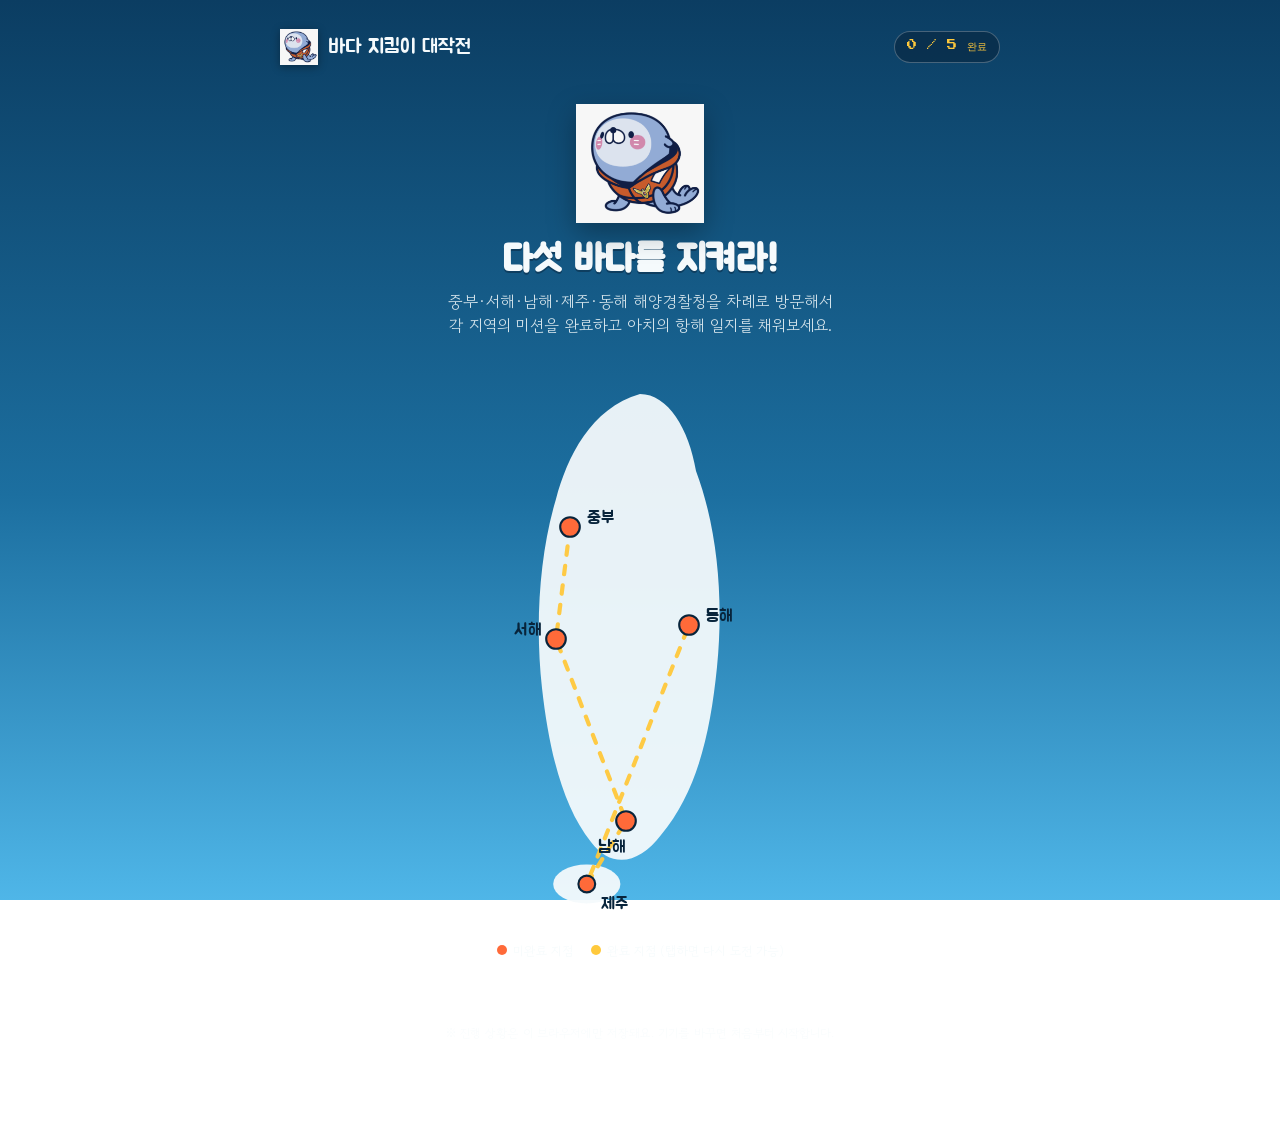
<file: index.html>
<!DOCTYPE html>
<html lang="ko">
<head>
<meta charset="UTF-8" />
<meta name="viewport" content="width=device-width, initial-scale=1.0" />
<title>아치의 바다 지킴이 대작전</title>
<link rel="stylesheet" href="css/base.css" />
</head>
<body>

<div class="wrap">
  <header class="site-header">
    <span class="brand"><img src="assets/archi.png" alt="아치" />바다 지킴이 대작전</span>
    <span class="log-chip" id="log-chip">0 / 5 완료</span>
  </header>

  <section class="hero">
    <img class="archi-float" src="assets/archi.png" alt="아치가 인사하고 있어요" />
    <h1>다섯 바다를 지켜라!</h1>
    <p>중부·서해·남해·제주·동해 해양경찰청을 차례로 방문해서<br />
      각 지역의 미션을 완료하고 아치의 항해 일지를 채워보세요.</p>
  </section>

  <div class="map-frame">
    <svg viewBox="0 0 300 400" role="img" aria-label="대한민국 해안선 지도와 5개 미션 지점">
      <path class="coastline"
        d="M150,15 C170,15 185,40 190,70 C205,110 210,160 205,210
           C200,260 190,300 165,330 C150,350 130,355 115,335
           C95,310 85,270 80,225 C75,180 78,130 90,90
           C98,60 115,25 150,15 Z" />
      <ellipse class="coastline" cx="112" cy="365" rx="24" ry="14" />

      <path id="wake-path" class="wake-path"
        d="M100,110 L90,190 L140,320 L112,365 L185,180" />

      <g class="pin" id="pin-jungbu" data-region="jungbu">
        <circle class="ring" cx="100" cy="110" r="13" />
        <circle class="dot" cx="100" cy="110" r="7" />
        <text x="112" y="107">중부</text>
        <text class="check" x="112" y="120">✓ 완료</text>
      </g>
      <g class="pin" id="pin-seohae" data-region="seohae">
        <circle class="ring" cx="90" cy="190" r="13" />
        <circle class="dot" cx="90" cy="190" r="7" />
        <text x="60" y="187">서해</text>
        <text class="check" x="55" y="200">✓ 완료</text>
      </g>
      <g class="pin" id="pin-namhae" data-region="namhae">
        <circle class="ring" cx="140" cy="320" r="13" />
        <circle class="dot" cx="140" cy="320" r="7" />
        <text x="120" y="342">남해</text>
        <text class="check" x="113" y="355">✓ 완료</text>
      </g>
      <g class="pin" id="pin-jeju" data-region="jeju">
        <circle class="ring" cx="112" cy="365" r="10" />
        <circle class="dot" cx="112" cy="365" r="6" />
        <text x="122" y="383">제주</text>
        <text class="check" x="122" y="393">✓ 완료</text>
      </g>
      <g class="pin" id="pin-donghae" data-region="donghae">
        <circle class="ring" cx="185" cy="180" r="13" />
        <circle class="dot" cx="185" cy="180" r="7" />
        <text x="197" y="177">동해</text>
        <text class="check" x="197" y="190">✓ 완료</text>
      </g>
    </svg>
  </div>
  <p class="legend">
    <span><i></i>미완료 지점</span>
    <span><i class="done"></i>완료 지점 (탭하면 다시 도전 가능)</span>
  </p>

  <div class="mission-grid" id="mission-grid"></div>

  <p class="foot-note">
    ※ 진행 상황은 이 브라우저에만 저장돼요. 기기를 바꾸면 처음부터 시작합니다.
  </p>
</div>

<script src="js/progress.js"></script>
<script>
  function renderHub() {
    document.getElementById("log-chip").textContent = amCompletedCount() + " / 5 완료";

    REGIONS.forEach((r) => {
      const pinEl = document.getElementById("pin-" + r.id);
      pinEl.classList.toggle("done", amIsComplete(r.id));
      pinEl.addEventListener("click", () => (window.location.href = r.page));
    });

    const path = document.getElementById("wake-path");
    const total = path.getTotalLength();
    const ratio = amCompletedCount() / REGIONS.length;
    path.style.strokeDasharray = total;
    path.style.strokeDashoffset = total * (1 - ratio);

    const grid = document.getElementById("mission-grid");
    grid.innerHTML = "";
    REGIONS.forEach((r) => {
      const done = amIsComplete(r.id);
      const a = document.createElement("a");
      a.href = r.page;
      a.className = "mission-card";
      a.innerHTML = `
        <span class="region">${r.name} 해양경찰청</span>
        <span class="mission">${r.mission}</span>
        <span class="status">${done ? "★ 미션 완료" : "미도전"}</span>
      `;
      grid.appendChild(a);
    });
  }
  renderHub();
</script>
</body>
</html>
</file>
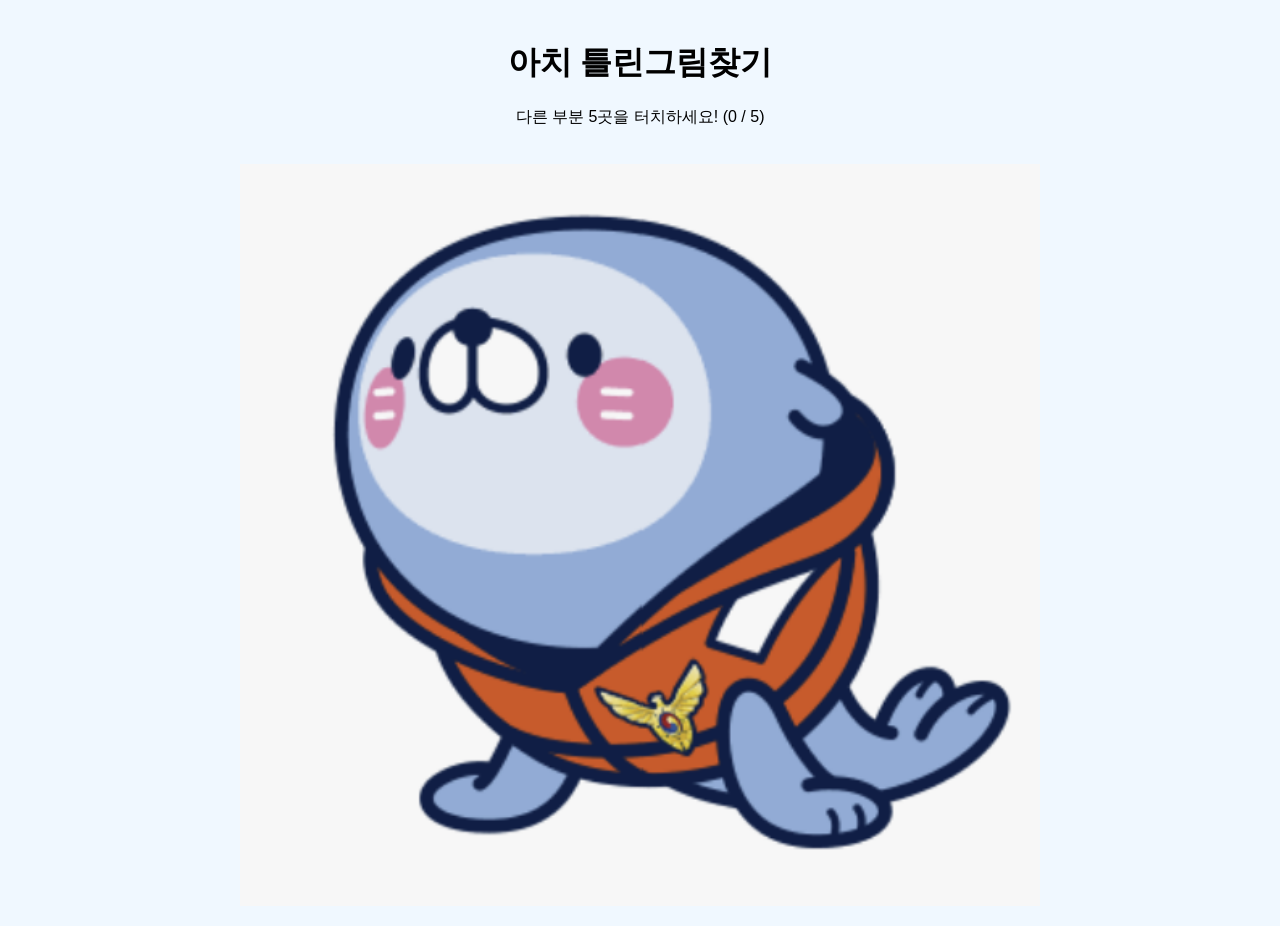
<file: donghae.html>
<!DOCTYPE html>
<html lang="ko">
<head>
    <meta charset="UTF-8">
    <meta name="viewport" content="width=device-width, initial-scale=1.0">
    <title>동해 해양경찰청 - 틀린그림찾기</title>
    <link rel="stylesheet" href="css/donghae.css">
</head>
<body>
    <div class="mission-header">
        <h1>아치 틀린그림찾기</h1>
        <p>다른 부분 5곳을 터치하세요! (<span id="score">0 / 5</span>)</p>
    </div>
    
    <div id="game-container" class="game-container">
        <img src="assets/archi.png" alt="틀린그림찾기 이미지" id="bg-image">
    </div>

    <script src="js/donghae.js"></script>
</body>
</html>
</file>
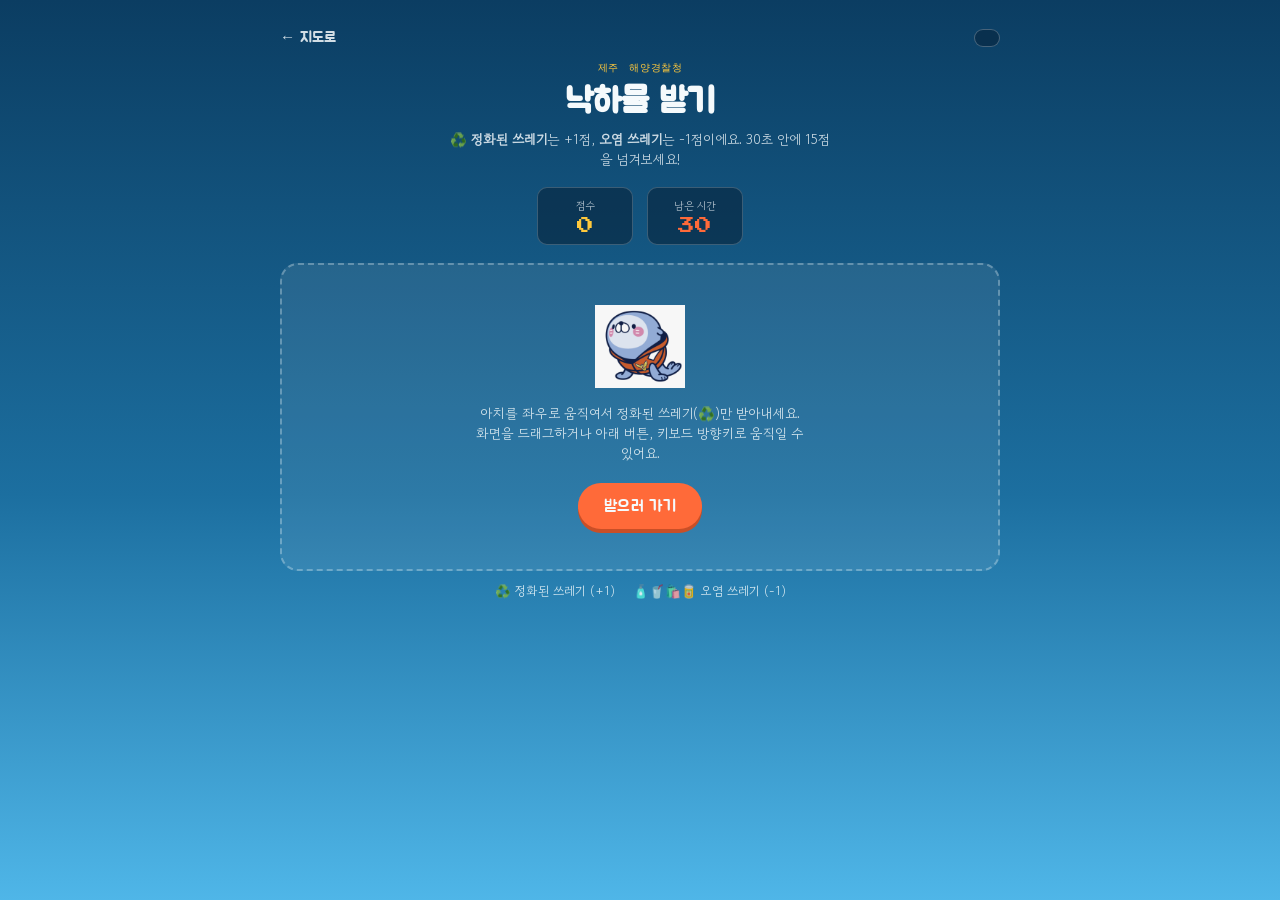
<file: jeju.html>
<!DOCTYPE html>
<html lang="ko">
<head>
<meta charset="UTF-8" />
<meta name="viewport" content="width=device-width, initial-scale=1.0" />
<title>제주 해양경찰청 — 낙하물 받기</title>
<link rel="stylesheet" href="css/base.css" />
<link rel="stylesheet" href="css/game-common.css" />
<link rel="stylesheet" href="css/jeju.css" />
</head>
<body>
<div class="wrap">
  <div class="game-header">
    <a class="back" href="index.html">← 지도로</a>
    <span class="log-chip" id="log-chip"></span>
  </div>

  <div class="mission-title">
    <div class="region-tag">제주 해양경찰청</div>
    <h1>낙하물 받기</h1>
    <p><strong>♻️ 정화된 쓰레기</strong>는 +1점, <strong>오염 쓰레기</strong>는 -1점이에요.
      30초 안에 15점을 넘겨보세요!</p>
  </div>

  <div class="hud">
    <div class="stat"><div class="label">점수</div><div class="value" id="score-value">0</div></div>
    <div class="stat warn"><div class="label">남은 시간</div><div class="value" id="time-value">30</div></div>
  </div>

  <div class="game-stage" style="padding:10px;">
    <div class="start-panel" id="start-panel">
      <img src="assets/archi.png" alt="아치" style="width:90px;" />
      <p>아치를 좌우로 움직여서 정화된 쓰레기(♻️)만 받아내세요. 화면을 드래그하거나 아래 버튼, 키보드 방향키로 움직일 수 있어요.</p>
      <button class="btn" id="start-btn">받으러 가기</button>
    </div>
    <div class="catch-stage" id="catch-stage" style="display:none;">
      <div class="catcher" id="catcher" style="left:50%;">
        <img src="assets/archi.png" alt="아치" />
      </div>
    </div>
  </div>

  <div class="catch-controls" style="display:none;">
    <button id="left-btn" aria-label="왼쪽으로 이동">◀</button>
    <button id="right-btn" aria-label="오른쪽으로 이동">▶</button>
  </div>
  <p class="catch-legend">
    <span>♻️ 정화된 쓰레기 (+1)</span>
    <span>🧴🥤🛍️🥫 오염 쓰레기 (-1)</span>
  </p>
</div>

<div class="result-overlay" id="result-overlay">
  <div class="result-card">
    <img src="assets/archi.png" alt="아치" />
    <h2 id="result-title"></h2>
    <p id="result-desc"></p>
    <div class="btn-row">
      <button class="btn" id="retry-btn">다시 도전</button>
      <a class="btn ghost" href="index.html">지도로 돌아가기</a>
    </div>
  </div>
</div>

<script src="js/progress.js"></script>
<script>
  document.getElementById("log-chip").textContent = amCompletedCount() + " / 5 완료";
</script>
<script src="js/jeju.js"></script>
</body>
</html>
</file>
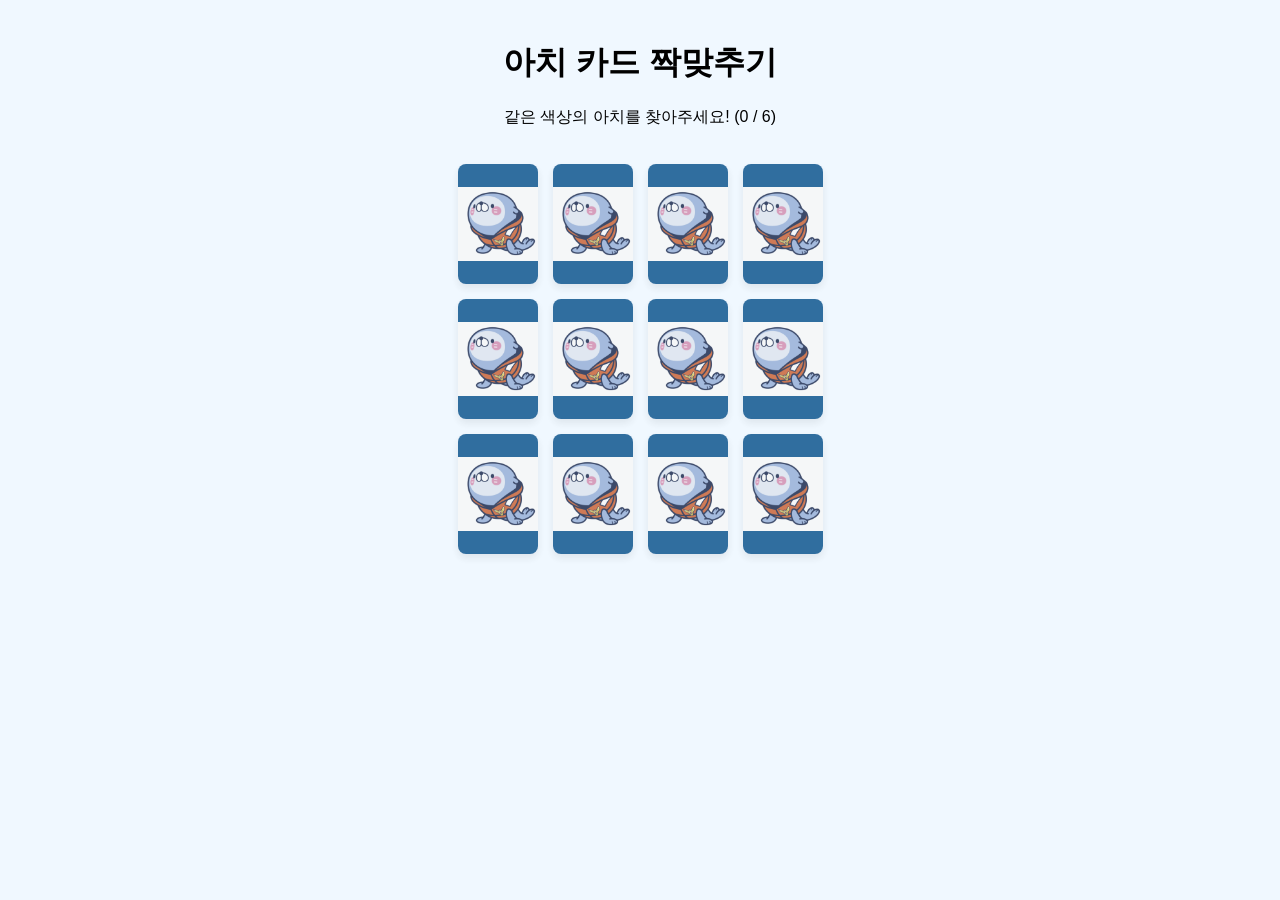
<file: jungbu.html>
<!DOCTYPE html>
<html lang="ko">
<head>
    <meta charset="UTF-8">
    <meta name="viewport" content="width=device-width, initial-scale=1.0">
    <title>중부 해양경찰청 - 아치 카드 짝맞추기</title>
    <link rel="stylesheet" href="css/jungbu.css">
</head>
<body>
    <div class="mission-header">
        <h1>아치 카드 짝맞추기</h1>
        <p>같은 색상의 아치를 찾아주세요! (<span id="score">0 / 6</span>)</p>
    </div>
    
    <div id="game-board" class="game-board"></div>

    <script src="js/jungbu.js"></script>
</body>
</html>
</file>
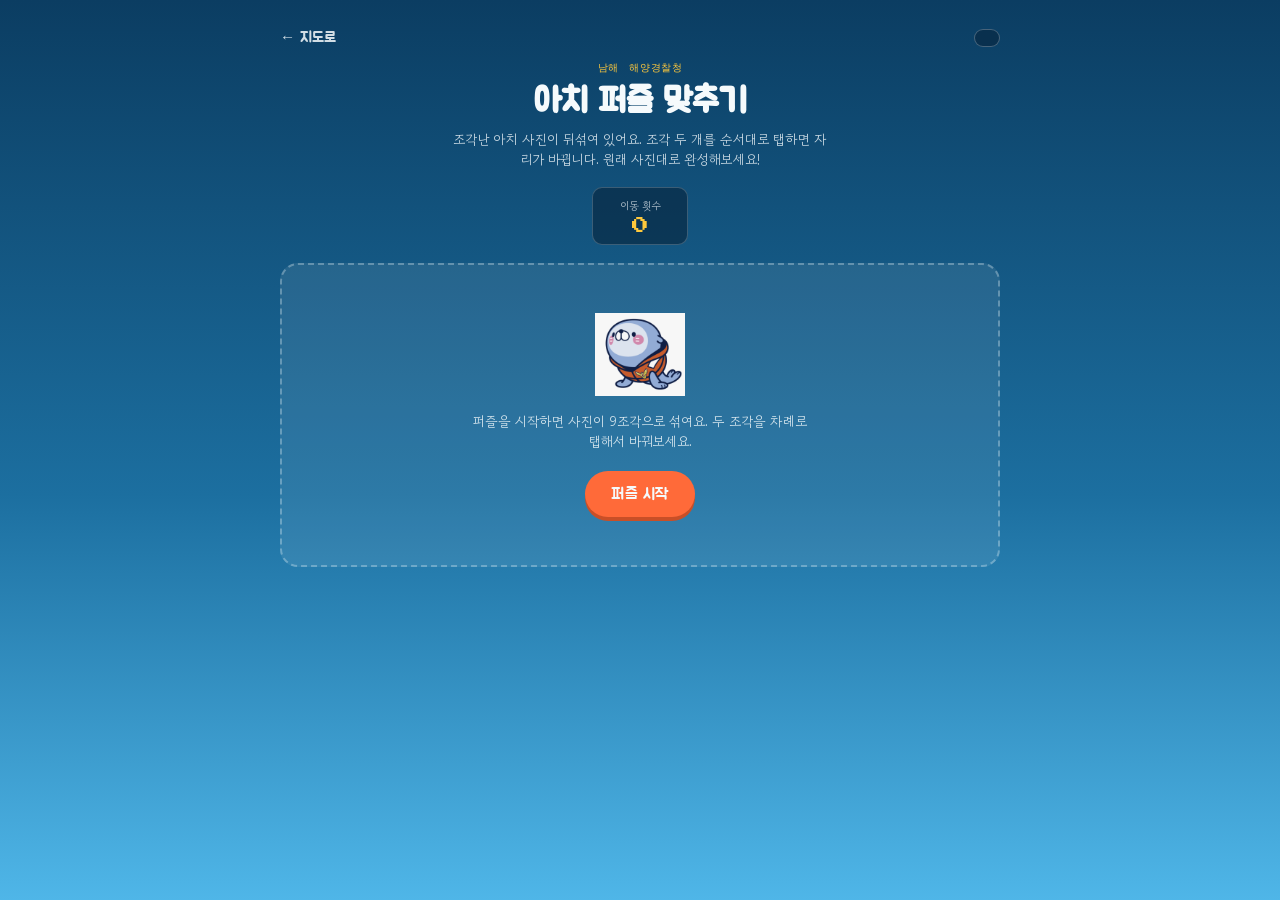
<file: namhae.html>
<!DOCTYPE html>
<html lang="ko">
<head>
<meta charset="UTF-8" />
<meta name="viewport" content="width=device-width, initial-scale=1.0" />
<title>남해 해양경찰청 — 아치 퍼즐 맞추기</title>
<link rel="stylesheet" href="css/base.css" />
<link rel="stylesheet" href="css/game-common.css" />
<link rel="stylesheet" href="css/namhae.css" />
</head>
<body>
<div class="wrap">
  <div class="game-header">
    <a class="back" href="index.html">← 지도로</a>
    <span class="log-chip" id="log-chip"></span>
  </div>

  <div class="mission-title">
    <div class="region-tag">남해 해양경찰청</div>
    <h1>아치 퍼즐 맞추기</h1>
    <p>조각난 아치 사진이 뒤섞여 있어요. 조각 두 개를 순서대로 탭하면 자리가 바뀝니다.
      원래 사진대로 완성해보세요!</p>
  </div>

  <div class="hud">
    <div class="stat"><div class="label">이동 횟수</div><div class="value" id="move-value">0</div></div>
  </div>

  <div class="game-stage">
    <div class="start-panel" id="start-panel">
      <img src="assets/archi.png" alt="아치" style="width:90px;" />
      <p>퍼즐을 시작하면 사진이 9조각으로 섞여요. 두 조각을 차례로 탭해서 바꿔보세요.</p>
      <button class="btn" id="start-btn">퍼즐 시작</button>
    </div>

    <div class="puzzle-wrap" id="puzzle-wrap" style="display:none;">
      <div class="puzzle-grid" id="puzzle-grid"></div>
      <img class="puzzle-hint" src="assets/archi.png" alt="완성 모습 미리보기" />
      <p class="puzzle-meta">
        <span>👆 완성 모습 미리보기</span>
      </p>
      <div style="text-align:center; margin-top:14px;">
        <button class="btn ghost" id="shuffle-btn">다시 섞기</button>
      </div>
    </div>
  </div>
</div>

<div class="result-overlay" id="result-overlay">
  <div class="result-card">
    <img src="assets/archi.png" alt="아치" />
    <h2 id="result-title"></h2>
    <p id="result-desc"></p>
    <div class="btn-row">
      <button class="btn" id="retry-btn">다시 섞기</button>
      <a class="btn ghost" href="index.html">지도로 돌아가기</a>
    </div>
  </div>
</div>

<script src="js/progress.js"></script>
<script>
  document.getElementById("log-chip").textContent = amCompletedCount() + " / 5 완료";
</script>
<script src="js/namhae.js"></script>
</body>
</html>
</file>
<file: css/base.css>
/* =========================================================
   아치의 바다 지킴이 대작전 — base.css
   Concept: Archi's ship sails along the Korean coastline,
   visiting five Coast Guard regions. Each completed mission
   extends the wake trail on the map.
   ========================================================= */

@import url('https://fonts.googleapis.com/css2?family=Jua&family=Gowun+Dodum&family=Press+Start+2P&display=swap');

:root{
  --sea-deep:    #0B3D62;
  --sea-mid:     #1C6FA0;
  --sea-bright:  #4FB6E8;
  --coast-orange:#FF6A39;
  --coast-orange-dim: #C94F27;
  --foam:        #F5FAFC;
  --ink:         #08243B;
  --sun-gold:    #FFC93C;

  --font-display: 'Jua', sans-serif;
  --font-body: 'Gowun Dodum', sans-serif;
  --font-arcade: 'Press Start 2P', monospace;
}

*{ box-sizing: border-box; }
html{ scroll-behavior: smooth; }

body{
  margin:0;
  min-height:100vh;
  font-family: var(--font-body);
  color: var(--foam);
  background: linear-gradient(180deg, var(--sea-deep) 0%, var(--sea-mid) 55%, var(--sea-bright) 100%);
  background-attachment: fixed;
}

a{ color: inherit; }

.wrap{
  max-width: 760px;
  margin: 0 auto;
  padding: 28px 20px 80px;
}

/* ---------- Header ---------- */
.site-header{
  display:flex;
  align-items:center;
  justify-content: space-between;
  gap:12px;
  margin-bottom: 20px;
}
.site-header .brand{
  display:flex;
  align-items:center;
  gap:10px;
  font-family: var(--font-display);
  font-size: 1.25rem;
  text-decoration:none;
  color: var(--foam);
}
.site-header .brand img{
  width:38px; height:38px;
  object-fit:contain;
  filter: drop-shadow(0 2px 4px rgba(0,0,0,0.35));
}
.log-chip{
  font-family: var(--font-arcade);
  font-size:10px;
  background: rgba(8,36,59,0.55);
  border:1px solid rgba(255,255,255,0.25);
  color: var(--sun-gold);
  padding:8px 12px;
  border-radius: 20px;
  white-space: nowrap;
}

/* ---------- Buttons ---------- */
.btn{
  font-family: var(--font-display);
  font-size: 1rem;
  letter-spacing: 0.02em;
  background: var(--coast-orange);
  color: var(--foam);
  border:none;
  padding: 13px 26px;
  border-radius: 999px;
  cursor:pointer;
  display:inline-block;
  text-decoration:none;
  box-shadow: 0 4px 0 var(--coast-orange-dim);
  transition: transform 100ms ease, box-shadow 100ms ease;
}
.btn:hover{ filter: brightness(1.05); }
.btn:active{ transform: translateY(3px); box-shadow: 0 1px 0 var(--coast-orange-dim); }
.btn.ghost{
  background: transparent;
  border:2px solid rgba(255,255,255,0.55);
  color: var(--foam);
  box-shadow:none;
}
.btn.ghost:active{ transform: translateY(2px); }
.btn:focus-visible{ outline: 3px solid var(--sun-gold); outline-offset:2px; }

/* ---------- Hero ---------- */
.hero{
  text-align:center;
  padding: 18px 0 8px;
}
.hero .archi-float{
  width: 128px;
  animation: bob 3.2s ease-in-out infinite;
  filter: drop-shadow(0 10px 14px rgba(0,0,0,0.3));
}
@keyframes bob{
  0%,100%{ transform: translateY(0) rotate(-2deg); }
  50%{ transform: translateY(-10px) rotate(2deg); }
}
@media (prefers-reduced-motion: reduce){
  .hero .archi-float{ animation: none; }
}
.hero h1{
  font-family: var(--font-display);
  font-size: clamp(1.6rem, 5vw, 2.3rem);
  margin: 10px 0 6px;
  text-shadow: 0 2px 0 rgba(8,36,59,0.5);
}
.hero p{
  color: rgba(245,250,252,0.85);
  max-width: 46ch;
  margin: 0 auto;
}

/* ---------- Signature: coastline map + wake trail ---------- */
.map-frame{
  position:relative;
  margin: 28px auto 8px;
  max-width: 420px;
}
.map-frame svg{ width:100%; height:auto; display:block; }
.coastline{
  fill: rgba(245,250,252,0.94);
}
.wake-path{
  fill:none;
  stroke: var(--sun-gold);
  stroke-width: 3;
  stroke-linecap: round;
  stroke-dasharray: 6 8;
  opacity: 0.95;
  transition: stroke-dashoffset 800ms ease;
}
.pin{
  cursor:pointer;
}
.pin circle.ring{
  fill: none;
  stroke: var(--coast-orange);
  stroke-width: 2;
  opacity:0;
}
.pin.done circle.ring{
  opacity:1;
  stroke: var(--sun-gold);
}
.pin circle.dot{
  fill: var(--coast-orange);
  stroke: var(--ink);
  stroke-width: 1.5;
  transition: fill 200ms ease, r 200ms ease;
}
.pin.done circle.dot{ fill: var(--sun-gold); }
.pin:hover circle.dot{ r: 9; }
.pin text{
  font-family: var(--font-display);
  font-size: 12px;
  fill: var(--ink);
}
.pin .check{
  font-family: var(--font-display);
  font-size: 11px;
  fill: var(--ink);
  opacity:0;
}
.pin.done .check{ opacity:1; }

.legend{
  display:flex;
  justify-content:center;
  gap:18px;
  flex-wrap:wrap;
  margin-top:6px;
  font-size: 12.5px;
  color: rgba(245,250,252,0.85);
}
.legend span{ display:inline-flex; align-items:center; gap:6px; }
.legend i{
  width:10px; height:10px;
  border-radius:50%;
  background: var(--coast-orange);
  display:inline-block;
}
.legend i.done{ background: var(--sun-gold); }

/* ---------- Mission cards (hub list, mobile fallback) ---------- */
.mission-grid{
  display:grid;
  grid-template-columns: repeat(auto-fit, minmax(150px,1fr));
  gap:14px;
  margin-top: 24px;
}
.mission-card{
  background: rgba(8,36,59,0.55);
  border:1px solid rgba(255,255,255,0.18);
  border-radius:14px;
  padding:16px;
  text-decoration:none;
  color: var(--foam);
  display:flex;
  flex-direction:column;
  gap:6px;
  transition: transform 120ms ease, border-color 120ms ease;
}
.mission-card:hover{ transform: translateY(-3px); border-color: var(--sun-gold); }
.mission-card .region{
  font-family: var(--font-display);
  font-size:1.05rem;
}
.mission-card .mission{
  font-size: 13px;
  color: rgba(245,250,252,0.78);
}
.mission-card .status{
  margin-top:6px;
  font-family: var(--font-arcade);
  font-size: 9px;
  color: var(--sun-gold);
}
.mission-card.locked{ opacity:0.55; }

.foot-note{
  text-align:center;
  margin-top: 40px;
  font-size:12px;
  color: rgba(245,250,252,0.6);
}
</file>
<file: css/donghae.css>
body {
    font-family: sans-serif;
    background-color: #f0f8ff;
    display: flex;
    flex-direction: column;
    align-items: center;
    margin: 0;
    padding: 20px;
}

.mission-header {
    text-align: center;
    margin-bottom: 20px;
}

.game-container {
    position: relative; /* 이 속성이 있어야 클릭한 곳에 정확히 마커가 생깁니다 */
    max-width: 800px;
    width: 100%;
    cursor: crosshair;
    user-select: none; /* 드래그 방지 */
}

.game-container img {
    width: 100%;
    height: auto;
    display: block;
    pointer-events: none; /* 이미지가 클릭 이벤트를 가로채는 것 방지 */
}

/* 정답을 맞췄을 때 나타나는 동그라미 마커 */
.marker {
    position: absolute;
    width: 40px;
    height: 40px;
    border: 4px solid #ff4757;
    border-radius: 50%;
    transform: translate(-50%, -50%); /* 중심점 맞추기 */
    box-sizing: border-box;
    animation: popIn 0.3s ease-out forwards;
    pointer-events: none; /* 마커가 중복 클릭을 막지 않도록 설정 */
}

@keyframes popIn {
    0% { transform: translate(-50%, -50%) scale(0); opacity: 0; }
    100% { transform: translate(-50%, -50%) scale(1); opacity: 1; }
}
</file>
<file: css/game-common.css>
/* =========================================================
   game-common.css — shared shell for all 5 mission pages
   ========================================================= */

.game-header{
  display:flex;
  align-items:center;
  justify-content: space-between;
  gap:10px;
  margin-bottom: 14px;
}
.game-header .back{
  font-family: var(--font-display);
  font-size: 0.95rem;
  text-decoration:none;
  color: var(--foam);
  opacity:0.85;
}
.game-header .back:hover{ opacity:1; }

.mission-title{
  text-align:center;
  margin-bottom: 10px;
}
.mission-title .region-tag{
  font-family: var(--font-arcade);
  font-size: 10px;
  color: var(--sun-gold);
  letter-spacing: 0.06em;
}
.mission-title h1{
  font-family: var(--font-display);
  font-size: clamp(1.5rem, 5vw, 2.1rem);
  margin: 6px 0;
}
.mission-title p{
  font-size: 13.5px;
  color: rgba(245,250,252,0.82);
  max-width: 48ch;
  margin: 0 auto;
}

.hud{
  display:flex;
  justify-content:center;
  gap: 14px;
  flex-wrap: wrap;
  margin: 18px 0;
}
.hud .stat{
  background: rgba(8,36,59,0.6);
  border:1px solid rgba(255,255,255,0.2);
  border-radius: 10px;
  padding: 10px 16px;
  text-align:center;
  min-width: 96px;
}
.hud .stat .label{
  font-size: 10.5px;
  color: rgba(245,250,252,0.7);
  margin-bottom: 4px;
}
.hud .stat .value{
  font-family: var(--font-arcade);
  font-size: 1.05rem;
  color: var(--sun-gold);
}
.hud .stat.warn .value{ color: var(--coast-orange); }

.game-stage{
  background: rgba(245,250,252,0.08);
  border: 2px dashed rgba(245,250,252,0.3);
  border-radius: 18px;
  padding: 18px;
  position: relative;
  overflow: hidden;
}

.start-panel{
  text-align:center;
  padding: 30px 16px;
}
.start-panel p{
  color: rgba(245,250,252,0.85);
  max-width: 42ch;
  margin: 10px auto 20px;
  font-size: 13.5px;
}

/* result modal */
.result-overlay{
  position: fixed;
  inset:0;
  background: rgba(4,18,30,0.72);
  display:none;
  align-items:center;
  justify-content:center;
  padding: 20px;
  z-index: 100;
}
.result-overlay.show{ display:flex; }
.result-card{
  background: var(--foam);
  color: var(--ink);
  border-radius: 18px;
  padding: 30px 26px;
  max-width: 340px;
  width:100%;
  text-align:center;
  box-shadow: 0 12px 30px rgba(0,0,0,0.4);
}
.result-card img{
  width: 84px;
  margin-bottom: 6px;
}
.result-card h2{
  font-family: var(--font-display);
  margin: 6px 0;
  font-size: 1.4rem;
}
.result-card p{
  font-size: 13.5px;
  color: #3a4f5f;
  margin-bottom: 20px;
}
.result-card .btn-row{
  display:flex;
  gap:10px;
  justify-content:center;
  flex-wrap:wrap;
}
</file>
<file: css/jeju.css>
/* jeju.css — 낙하물 받기 */

.catch-stage{
  position: relative;
  height: 420px;
  overflow: hidden;
  border-radius: 14px;
  background: linear-gradient(180deg, rgba(79,182,232,0.15), rgba(11,61,98,0.35));
  touch-action: none;
}
.falling-item{
  position:absolute;
  top: -40px;
  width: 40px;
  height: 40px;
  display:flex;
  align-items:center;
  justify-content:center;
  font-size: 28px;
  pointer-events:none;
  filter: drop-shadow(0 3px 4px rgba(0,0,0,0.35));
}
.catcher{
  position:absolute;
  bottom: 8px;
  width: 76px;
  height: 76px;
  transform: translateX(-50%);
  transition: left 60ms linear;
  filter: drop-shadow(0 6px 8px rgba(0,0,0,0.4));
  pointer-events:none;
}
.catcher img{ width:100%; height:100%; object-fit:contain; }

.catch-controls{
  display:flex;
  justify-content:center;
  gap: 40px;
  margin-top: 14px;
}
.catch-controls button{
  font-family: var(--font-display);
  font-size: 1.4rem;
  width: 56px;
  height: 48px;
  border-radius: 12px;
  border: none;
  background: rgba(245,250,252,0.15);
  color: var(--foam);
  border: 1px solid rgba(255,255,255,0.3);
  cursor:pointer;
}
.catch-controls button:active{ background: rgba(245,250,252,0.3); }

.catch-legend{
  display:flex;
  justify-content:center;
  gap: 18px;
  margin-top: 10px;
  font-size: 12.5px;
  color: rgba(245,250,252,0.85);
}
</file>
<file: css/jungbu.css>
body {
    font-family: sans-serif;
    background-color: #f0f8ff;
    display: flex;
    flex-direction: column;
    align-items: center;
    margin: 0;
    padding: 20px;
}

.mission-header {
    text-align: center;
    margin-bottom: 20px;
}

.game-board {
    display: grid;
    grid-template-columns: repeat(4, 1fr);
    gap: 15px;
    max-width: 600px;
    margin: 0 auto;
}

.card {
    width: 80px;
    height: 120px;
    perspective: 1000px; /* 3D 효과를 위한 원근감 */
    cursor: pointer;
}

.card-inner {
    width: 100%;
    height: 100%;
    position: relative;
    transition: transform 0.6s;
    transform-style: preserve-3d; /* 앞뒷면 3D 유지 */
}

/* 카드가 뒤집혔을 때 */
.card.flipped .card-inner {
    transform: rotateY(180deg);
}

.card-front, .card-back {
    width: 100%;
    height: 100%;
    position: absolute;
    backface-visibility: hidden; /* 뒷면 숨김 */
    border-radius: 8px;
    box-shadow: 0 4px 8px rgba(0,0,0,0.1);
    display: flex;
    justify-content: center;
    align-items: center;
}

/* 카드 뒷면 (처음에 보이는 파란 면) */
.card-back {
    background-color: #004b87; /* 해양경찰청 블루 */
    background-image: url('../assets/archi.png');
    background-size: contain;
    background-repeat: no-repeat;
    background-position: center;
    opacity: 0.8;
}

/* 카드 앞면 (클릭 시 보이는 색칠된 면) */
.card-front {
    background-color: white;
    transform: rotateY(180deg);
    padding: 10px;
    box-sizing: border-box;
}

.card-front img {
    width: 100%;
    height: 100%;
    object-fit: contain;
}
</file>
<file: css/namhae.css>
/* namhae.css — 아치 퍼즐 맞추기 */

.puzzle-wrap{
  max-width: 340px;
  margin: 0 auto;
}
.puzzle-grid{
  display:grid;
  grid-template-columns: repeat(3, 1fr);
  gap: 4px;
  aspect-ratio: 1;
  background: rgba(8,36,59,0.5);
  padding: 4px;
  border-radius: 12px;
}
.piece{
  position:relative;
  aspect-ratio: 1;
  background-image: url('assets/archi.png');
  background-size: 300% 300%;
  border-radius: 6px;
  cursor:pointer;
  border: 2px solid transparent;
  transition: border-color 120ms ease, transform 120ms ease;
}
.piece.selected{
  border-color: var(--sun-gold);
  transform: scale(0.95);
}
.piece.correct{
  border-color: rgba(255,201,60,0.5);
}
.puzzle-wrap.solved .piece{
  border-color: var(--sun-gold);
}

.puzzle-hint{
  width: 84px;
  display:block;
  margin: 14px auto 0;
  border-radius: 8px;
  opacity: 0.9;
}
.puzzle-meta{
  display:flex;
  justify-content:center;
  gap: 16px;
  margin-top: 10px;
  font-size: 12.5px;
  color: rgba(245,250,252,0.85);
}
</file>
